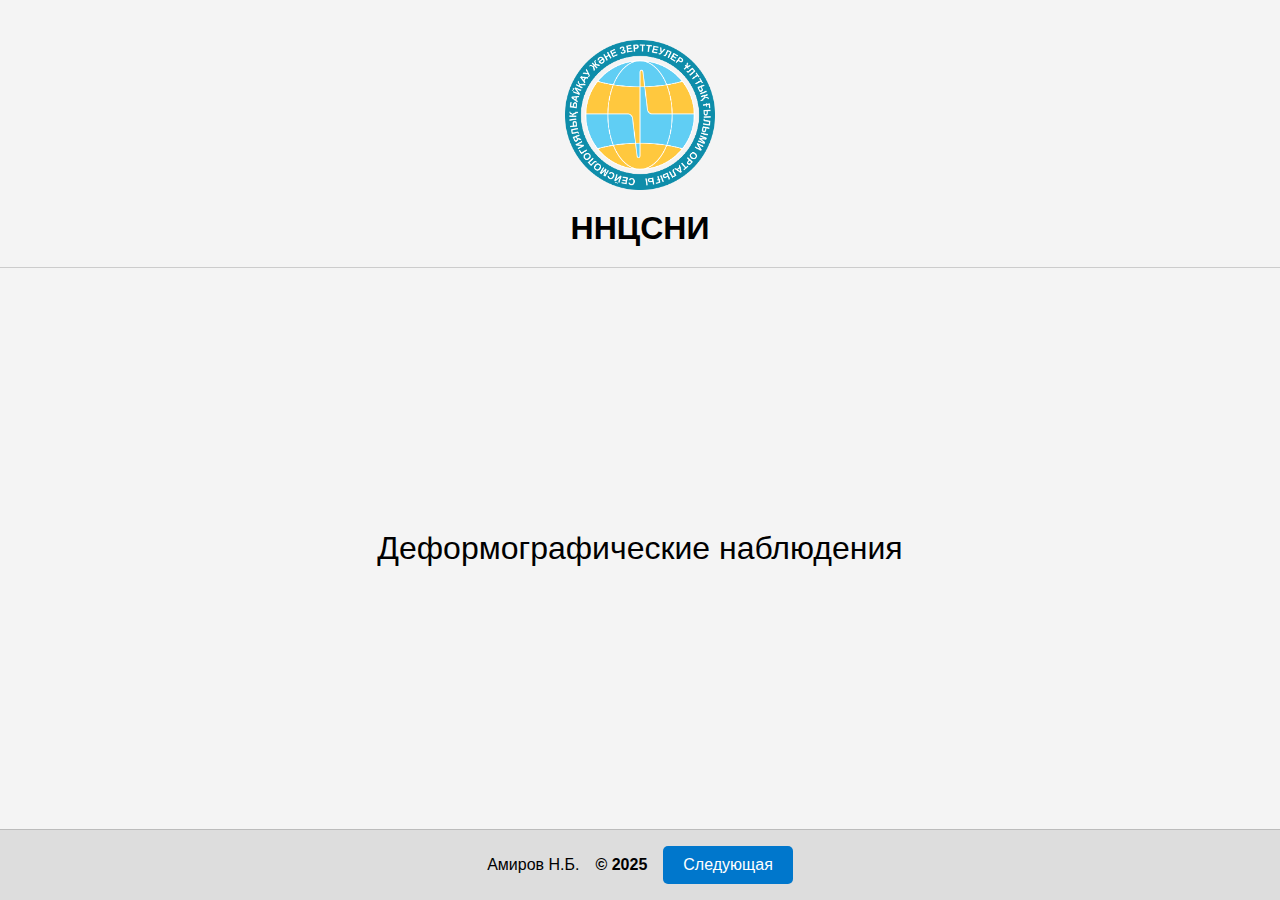
<file: index.html>
<!DOCTYPE html>
<html lang="ru">
<head>
  <meta charset="UTF-8" />
  <meta name="viewport" content="width=device-width, initial-scale=1.0" />
  <title>Главная</title>
  <link rel="stylesheet" href="style.css" />
</head>
<body>
  <header>    
    <img src="emblem.png" alt="ННЦСНИ" class="logo" />
    <h1>ННЦСНИ</h1>
  </header>
  <div class="main">
    <div class="large-text">Деформографические наблюдения</div>
  </div>
  <footer>
    <div>Амиров Н.Б.</div>
    <div class="year">&copy; 2025</div>
    <a class="button" href="page2.html">Следующая</a>
  </footer>
</body>
</html>
</file>
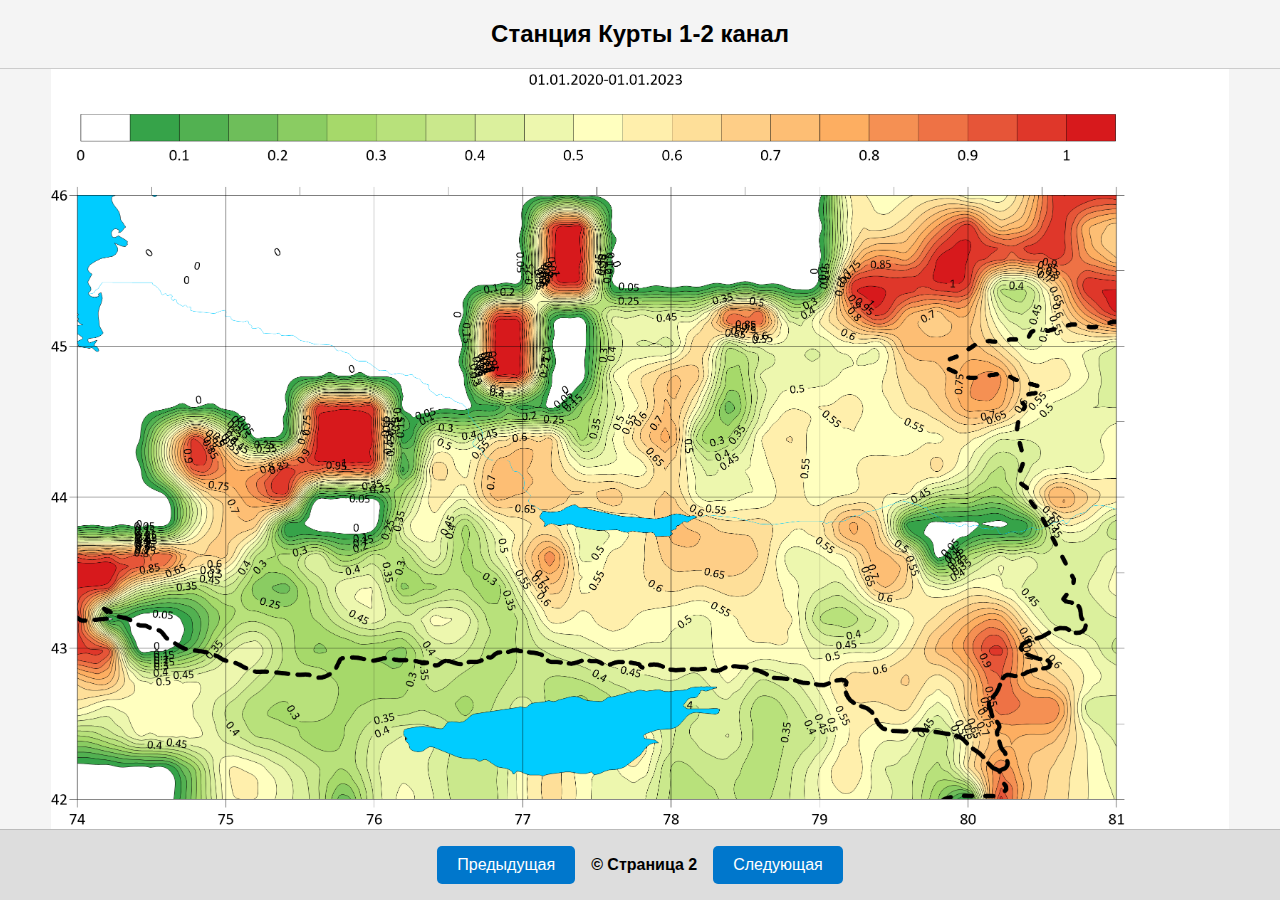
<file: page2.html>
<!DOCTYPE html>
<html lang="ru">
<head>
  <meta charset="UTF-8" />
  <title>Курты 1-2</title>
  <link rel="stylesheet" href="style.css" />
</head>
<body>
  <header>
    <h2>Станция Курты 1-2 канал</h2>
  </header>
  <div class="main">
    <img src="kur12.png" alt="Курты 1-2 канал" class="full-img" />
  </div>
  <footer>
    <a class="button" href="index.html">Предыдущая</a>
    <div class="year">&copy; Страница 2</div>
    <a class="button" href="page3.html">Следующая</a>
  </footer>
</body>
</html>
</file>
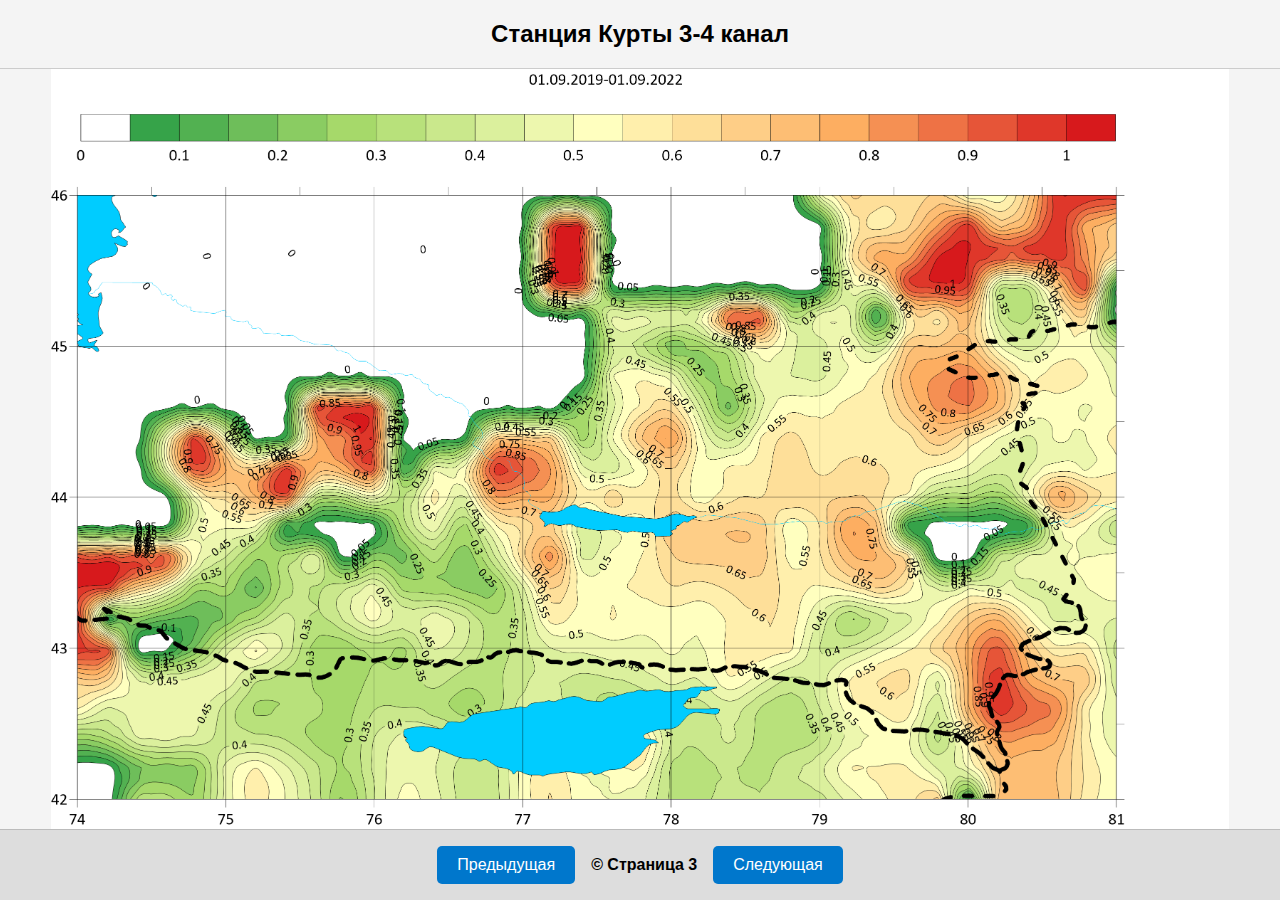
<file: page3.html>
<!DOCTYPE html>
<html lang="ru">
<head>
  <meta charset="UTF-8" />
  <title>Курты 3-4</title>
  <link rel="stylesheet" href="style.css" />
</head>
<body>
  <header>
    <h2>Станция Курты 3-4 канал</h2>
  </header>
  <div class="main">
    <img src="kur34.png" alt="Курты 3-4 канал" class="full-img" />
  </div>
  <footer>
    <a class="button" href="page2.html">Предыдущая</a>
    <div class="year">&copy; Страница 3</div>
    <a class="button" href="page4.html">Следующая</a>
  </footer>
</body>
</html>
</file>
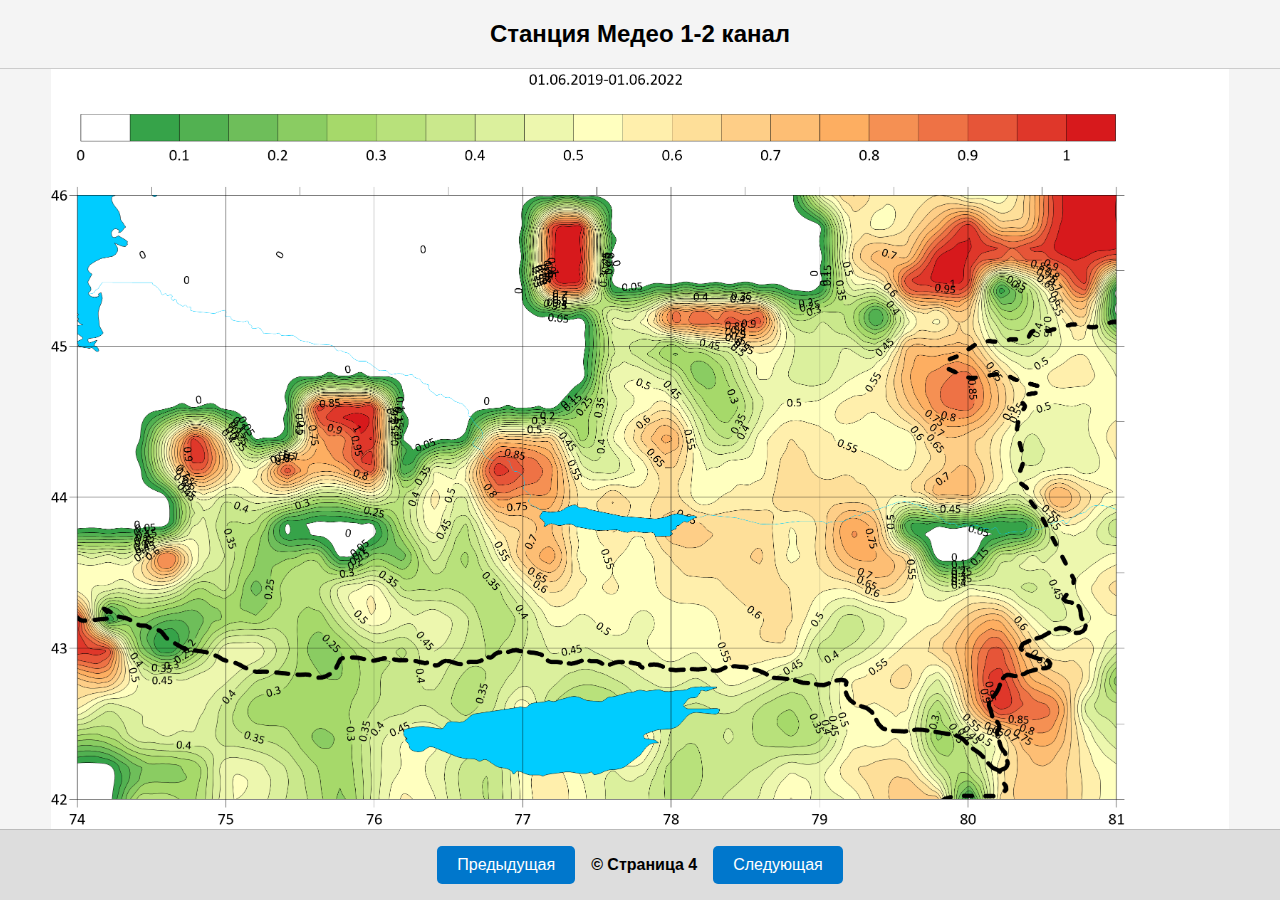
<file: page4.html>
<!DOCTYPE html>
<html lang="ru">
<head>
  <meta charset="UTF-8" />
  <title>Медео 1-2</title>
  <link rel="stylesheet" href="style.css" />
</head>
<body>
  <header>
    <h2>Станция Медео 1-2 канал</h2>
  </header>
  <div class="main">
    <img src="mdo12.png" alt="Медео 1-2 канал" class="full-img" />
  </div>
  <footer>
    <a class="button" href="page3.html">Предыдущая</a>
    <div class="year">&copy; Страница 4</div>
    <a class="button" href="page5.html">Следующая</a>
  </footer>
</body>
</html>
</file>
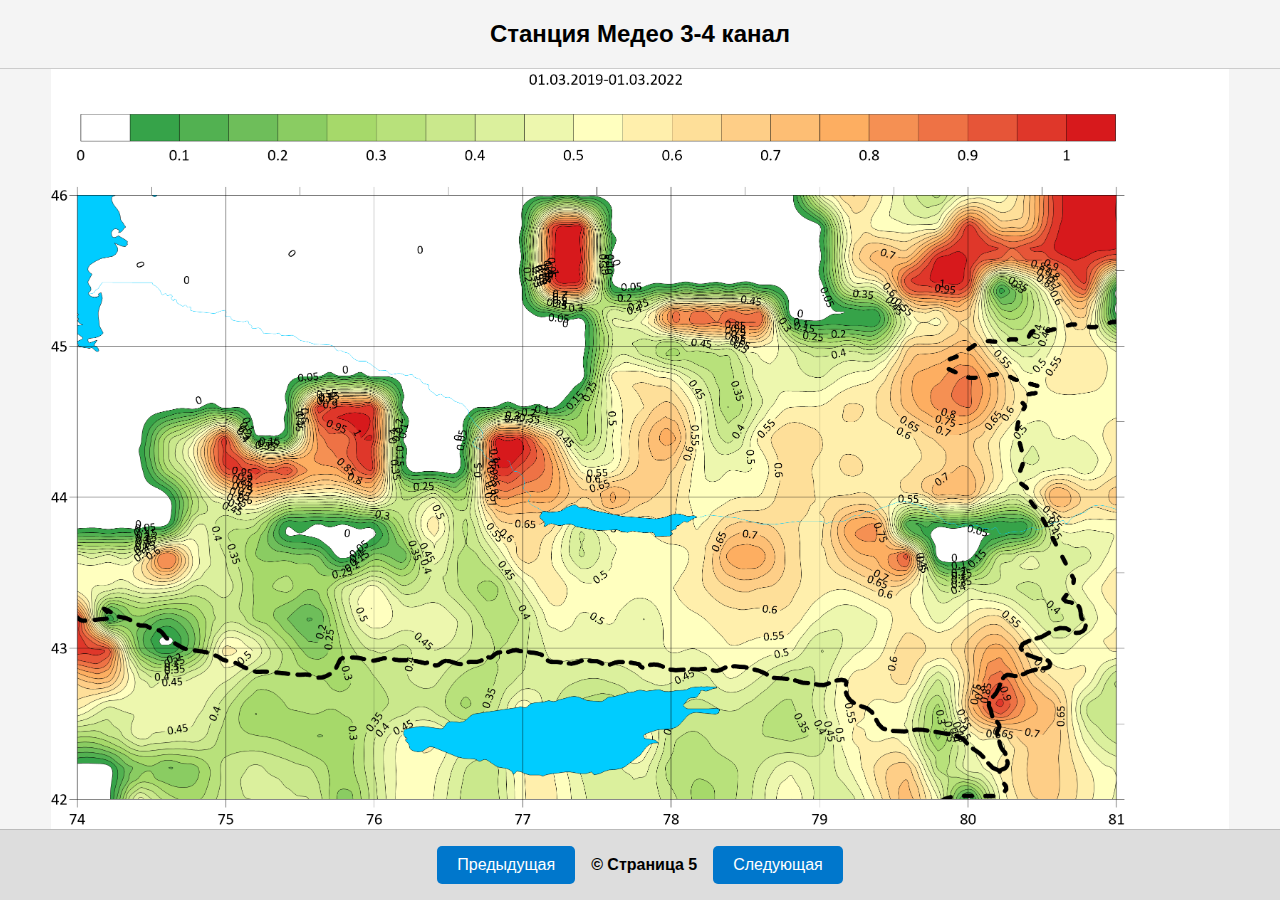
<file: page5.html>
<!DOCTYPE html>
<html lang="ru">
<head>
  <meta charset="UTF-8" />
  <title>Медео 3-4</title>
  <link rel="stylesheet" href="style.css" />
</head>
<body>
  <header>
    <h2>Станция Медео 3-4 канал</h2>
  </header>
  <div class="main">
    <img src="mdo34.png" alt="Медео 3-4 канал" class="full-img" />
  </div>
  <footer>
    <a class="button" href="page4.html">Предыдущая</a>
    <div class="year">&copy; Страница 5</div>
    <a class="button" href="page6.html">Следующая</a>
  </footer>
</body>
</html>
</file>
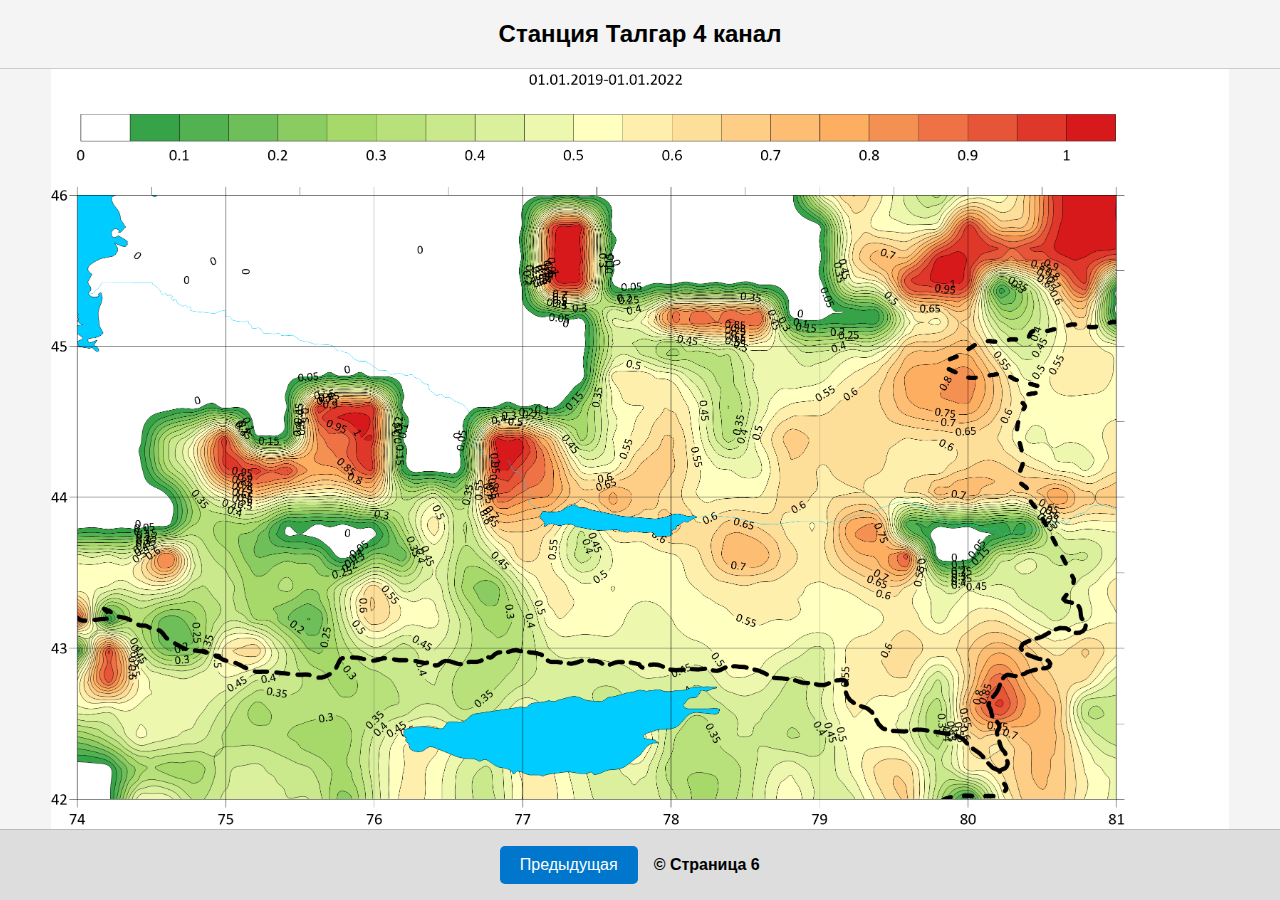
<file: page6.html>
<!DOCTYPE html>
<html lang="ru">
<head>
  <meta charset="UTF-8" />
  <title>Талгар</title>
  <link rel="stylesheet" href="style.css" />
</head>
<body>
  <header>
    <h2>Станция Талгар 4 канал</h2>
  </header>
  <div class="main">
    <img src="tlg.png" alt="Талгар 4 канал" class="full-img" />
  </div>
  <footer>
    <a class="button" href="page4.html">Предыдущая</a>
    <div class="year">&copy; Страница 6</div>
    <div>&nbsp;</div>
  </footer>
</body>
</html>
</file>
<file: style.css>
/* Сброс и базовая настройка */
* {
  box-sizing: border-box;
  margin: 0;
  padding: 0;
}

body {
  margin: 0;
  padding: 0;
  overflow-x: hidden; /* отключает горизонтальную прокрутку */
  font-family: Arial, sans-serif;
  display: flex;
  flex-direction: column;
  min-height: 100vh;
  background-color: #f4f4f4;
}

/* Шапка */
header {
  text-align: center;
  padding: 20px;
  border-bottom: 1px solid #ccc;
}

img.logo {
  width: 150px;
  margin: 20px auto;
  display: block;
}

/* Основной контент */
.main {
  flex: 1;
  display: flex;
  align-items: center;
  justify-content: center;
  overflow: hidden;
}

.large-text {
  font-size: 32px;
  text-align: center;
  margin: 40px 0;
}

/* Футер */
footer {
  display: flex;
  flex-wrap: wrap;
  justify-content: center;
  align-items: center;
  gap: 1rem;
  text-align: center;
  padding: 1rem;
  background-color: #ddd;
  border-top: 1px solid #bbb;
}

footer .year {
  font-weight: bold;
}

/* Кнопка */
.button {
  padding: 10px 20px;
  text-decoration: none;
  background-color: #0077cc;
  color: white;
  border-radius: 5px;
  transition: background-color 0.3s;
}

.button:hover {
  background-color: #005fa3;
}

/* Навигационный блок, если будет */
.nav {
  text-align: center;
  margin: 20px;
}

/* Картинки во весь экран */
img.full-img {
  max-height: calc(100vh - 140px); /* с учетом header + footer */
  width: auto;
  max-width: 100%;
  display: block;
  margin: auto;
}

/* Адаптивность для мобильных */
@media (max-width: 600px) {
  .large-text {
    font-size: 24px;
    margin: 20px 0;
  }

  .button {
    padding: 8px 16px;
    font-size: 14px;
  }

  footer {
    flex-direction: column;
    height: auto;
    gap: 10px;
  }
}
</file>
